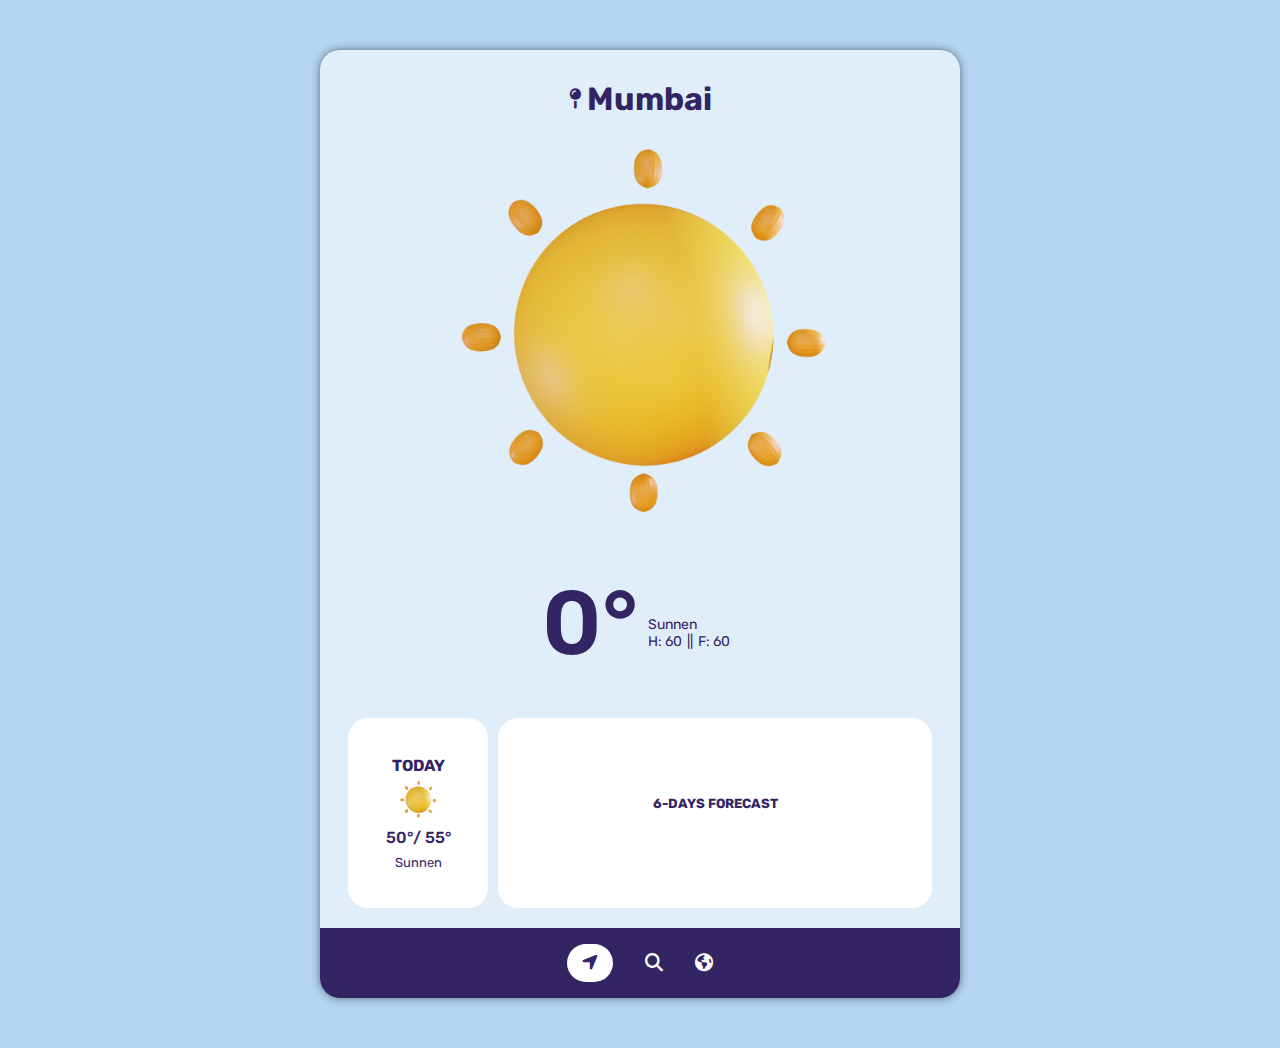
<file: index.html>
<!DOCTYPE html>
<html lang="en">
  <head>
    <meta charset="UTF-8" />
    <meta name="viewport" content="width=device-width, initial-scale=1.0" />
    
    <link rel="icon" type="png" href="img/icon.png" />
    <link
      rel="stylesheet"
      href="https://cdnjs.cloudflare.com/ajax/libs/font-awesome/6.4.0/css/all.min.css"
    />
    <link rel="stylesheet" href="css/style.css" />
    
    <title>Weather App</title>
  </head>

  <body>
    
    <div id="screen">
      
      <div class="city-name">
          <i class="fa-solid fa-map-pin"></i>
          <h1 id="city-name">Mumbai</h1>
        </div>
        
        <div class="weather-icon-css">
          <img class="weather-icon" src="img/sun.png" />
        </div>
        
        <div class="weather-description">
          <div class="show-metric" id="metric">0°</div>
          <div class="weather-details">
            <div class="weather-main" id="weather-main">Sunnen</div>
            <div class="h-f">
              <div class="show-humidity">H: <span id="humidity">60</span></div>
              ||
              <div class="show-humidity">
                F: <span id="feels-like">60</span>
              </div>
            </div>
          </div>
        </div>
        
        <div class="forcasts-box">
          <div class="today-forecast">
            <h4>TODAY</h4>
            <div class="weather-icon-today">
              <img class="weather-icons" src="img/sun.png" />
            </div>
            <div class="temp-today">
              <span id="temp-min-today">50°</span><span>/ </span
              ><span id="temp-max-today">55°</span>
            </div>
            <div class="weather-main-today" id="weather-main">Sunnen</div>
          </div>

          <div class="future-forecast">
            <h5>6-DAYS FORECAST</h5>
            <div id="future-forecast-box"></div>
          </div>
        </div>
        <nav>
          <ul>
            <li>
              <a class="active" href="index.html"
                ><i class="fa-solid fa-location-arrow"></i
              ></a>
            </li>
            <li>
              <a href="search.html"
                ><i class="fa-solid fa-magnifying-glass"></i
              ></a>
            </li>
            <li>
              <a href="world.html"><i class="fa-solid fa-earth-americas"></i></a>
            </li>
          </ul>
        </nav>
      </div>
      
    <script src="js/main.js"></script>
  </body>
  </html>
</file>
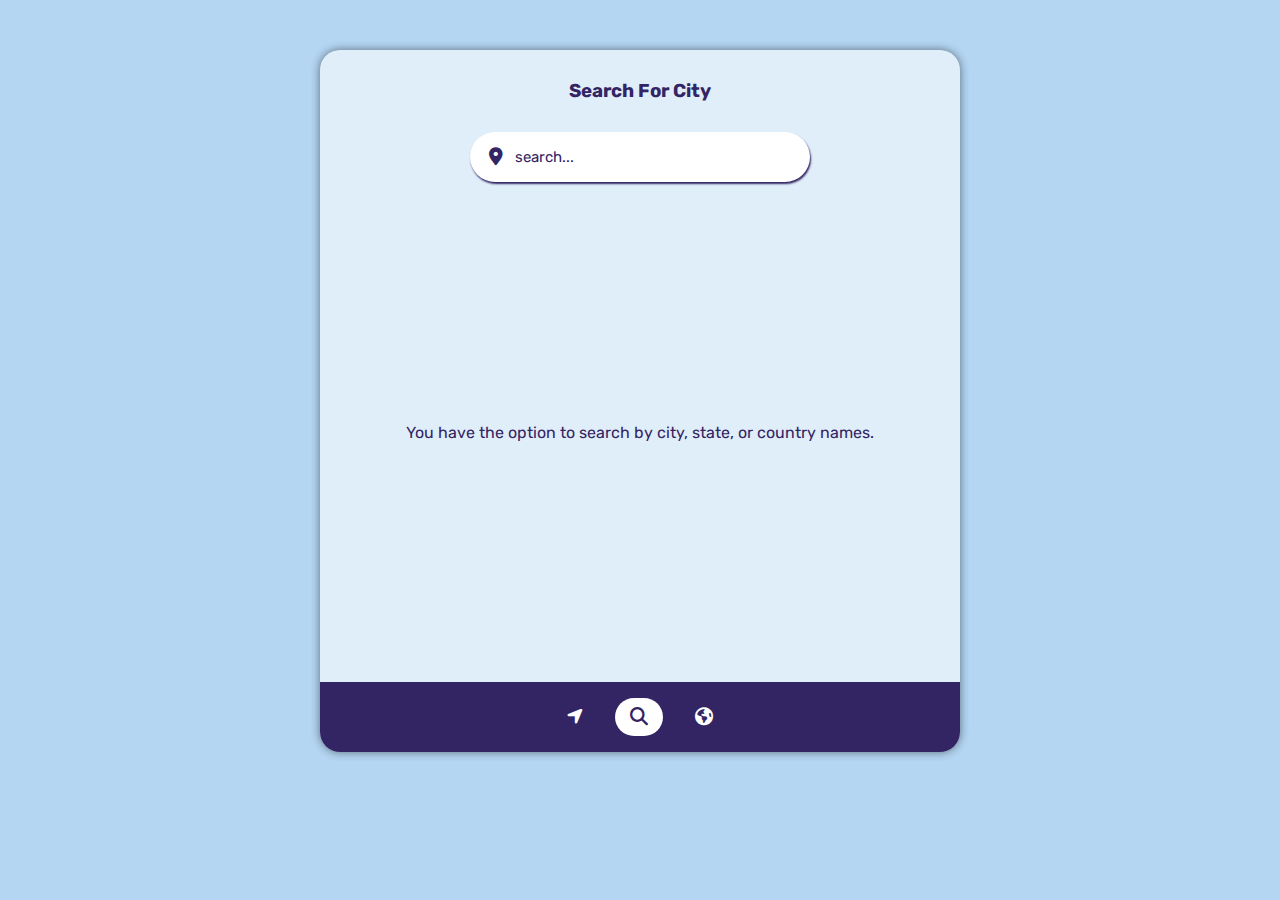
<file: search.html>
<!DOCTYPE html>
<html lang="en">

<head>
  <meta charset="UTF-8">
  <meta name="viewport" content="width=device-width, initial-scale=1.0">
  <link rel="icon" type="png" href="img/icon.png" />
  <link rel="stylesheet" href="https://cdnjs.cloudflare.com/ajax/libs/font-awesome/6.4.0/css/all.min.css" />
  <link rel="stylesheet" href="css/search.css" />
  <title>Document</title>
</head>

<body>
  <div id="screen">
    <h3>Search For City</h3>
    <div class="search">
      <div class="search-icon"><i class="fa-solid fa-location-dot"></i></div>
      <input class="searchinput" type="text" placeholder="search...">
    </div>
    <div class="message">
      <p>You have the option to search by city, state, or country names.</p>
    </div>
     <div class="error-message">
      <p>One of the specified locations (city, state, or country) was not found. Please try again</p>
    </div>
     <div class="return">
      <div class="box">
        <div class="weather-box">
          <div class="name">
            <div class="city-name">Landon</div>
            <div class="weather-temp">20°</div>
          </div>
          <div class="weather-icon"><img class="weather-img" src="img/haze.png" alt=""></div>
        </div>
        <div class="weather-desc">
          <div class="desc-box">
            <div class="desc-icon"><i class="fa-solid fa-wind"></i></div>
            <div class="desc-name">Wind</div>
            <div class="desc-info wind">15 m/s</div>
          </div>

          <div class="desc-box">
            <div class="desc-icon"><i class="fa-solid fa-temperature-full"></i></div>
            <div class="desc-name">Pressure</div>
            <div class="desc-info pressure">15 mbar</div>
          </div>

          <div class="desc-box">
            <div class="desc-icon"><i class="fa-solid fa-droplet"></i></div>
            <div class="desc-name">Humidity</div>
            <div class="desc-info humidity">50%</div>
          </div>
        </div>
        <div class="weather-desc">
          <div class="desc-box">
            <div class="desc-icon"><i class="fa-solid fa-sun"></i></div>
            <div class="desc-name">Sun Rise</div>
            <div class="desc-info sunrise">12:00:00</div>
          </div>

          <div class="desc-box">
            <div class="desc-icon"><i class="fa-solid fa-cloud-sun"></i></div>
            <div class="desc-name">Sun Set</div>
            <div class="desc-info sunset">12:00:00</div>
          </div>

        </div>
      </div>
    </div>
     <nav>
      <ul>
        <li><a href="index.html"><i class="fa-solid fa-location-arrow"></i></a></li>
        <li><a class="active" href="search.html"><i class="fa-solid fa-magnifying-glass"></i></a></li>
        <li><a href="world.html"><i class="fa-solid fa-earth-americas"></i></a></li>
      </ul>
    </nav>
  </div>
   <script src="js/search.js"></script>
</body>

</html>
</file>
<file: css/style.css>
@import url("https://fonts.googleapis.com/css2?family=Rubik:ital,wght@0,300..900;1,300..900&display=swap");
* {
  padding: 0;
  margin: 0;
  box-sizing: border-box;
  list-style: none;
  font-family: "Rubik", sans-serif;
}
:root {
  --font-color-main: #332464;
  --white-color: #fff;
}
body {
  background-color: #B4D6F3;
}

#screen {
  background-color: #E0EEFA;
  width: 100%;
  height: 100%;
}
nav {
  width: 100%;
  display: flex;
  justify-content: center;
  align-items: center;
  height: 70px;
  background-color: var(--font-color-main);
}
nav ul {
  display: flex;
  gap: 2pc;
}
nav ul li a {
  color: var(--white-color);
  font-size: 18px;
}
.active {
  background-color: var(--white-color);
  color: var(--font-color-main);
  border-radius: 100px;
  padding: 8px 15px;
}
.city-name {
  color: var(--font-color-main);
  display: flex;
  justify-content: center;
  align-items: center;
  padding-top: 30px;
  gap: 5px;
}
.city-name i {
  font-size: 20px;
}
.weather-icon-css {
  display: flex;
  justify-content: center;
  align-items: center;
  width: 100%;
  height: 350px;
  margin-top: 10px;
}
.weather-icon-css img {
  width: 80%;
}
.weather-description {
  height: 150px;
  margin-top: 20px;
  display: flex;
  align-items: center;
  color: var(--font-color-main);
}
.show-metric {
  padding-left: 30px;
  font-size: 90px;
  font-weight: 550;
}
.weather-details {
  font-size: 14px;
  margin: 50px 20px 30px 10px;
  width: 100px;
  display: flex;
  flex-direction: column;
}
.weather-details .h-f {
  display: flex;
  gap: 5px;
}
.forcasts-box {
  display: flex;
  justify-content: center;
  align-items: center;
  padding: 20px 10px;
  color: var(--font-color-main);
}
.today-forecast {
  width: 110px;
  height: 190px;
  border-radius: 20px;
  display: flex;
  gap: 5px;
  flex-direction: column;
  justify-content: center;
  align-items: center;
  background-color: var(--white-color);
}
.weather-icon-today img {
  width: 40px;
}
.temp-today {
  font-weight: 500;
}
.weather-main-today {
  padding: 3px 0 0 0;
  font-size: 13px;
  text-align: center;
}
.future-forecast {
  width: 70%;
  height: 190px;
  display: flex;
  justify-content: center;
  align-items: center;
  flex-direction: column;
  margin-left: 10px;
  border-radius: 20px;
  background-color: var(--white-color);
}
#future-forecast-box {
  display: grid;
  grid-auto-flow: column;
  overflow-y: auto;
  gap: 10px;
  width: 95%;
  padding: 10px 12px;
  overscroll-behavior-x: contain;
}
.weather-forecast-box {
  width: 70px;
  height: 110px;
  border-radius: 15px;
  display: flex;
  text-align: center;
  flex-direction: column;
  justify-content: center;
  align-items: center;
  gap: 2px;
  flex-shrink: 0;
  align-items: center;
  border: 1px solid var(--font-color-main);
}
.day-weather {
  font-size: 15px;
}
.weather-icon-forecast img {
  width: 30px;
}
.temp-weather {
  font-size: 12px;
}
.weather-main-forecast {
  font-size: 12px;
}
@media screen and (min-width: 430px) {
  #screen {
    max-width: 50%;
    min-width: 450px;
    height: 100%;
    margin: 50px auto;
    border-radius: 20px;
    box-shadow: 0 0 10px rgba(0, 0, 0, 0.494);
  }
  nav{
    border-radius: 0 0 20px 20px;
  }
  .city-name{
    margin-top: 20px;
  }
  .weather-icon-css {
    width: 100%;
    height: 350px;
    margin-top: 40px;
  }
  .weather-icon-css img {
    width: 25rem;
  }
  .weather-description {
   display: flex;
    align-items: center;
    justify-content: center;
    margin-top: 40px;
  }
  .today-forecast{
    width: 140px;
  }
  .forcasts-box{
    justify-content: center;
    align-items: center;
  }
  .future-forecast{
    display: flex;
    justify-content: center;
    align-items: center;
    flex-direction: column;
  }
  .future-forecast {
    width: 60%;
    min-width: 70%;
  }
  .weather-forecast-box{
    width: 100px;
    min-width: 80px;
    height: 120px;
    border-radius: 20px;
    gap: 2px;
    border: 1px solid var(--font-color-main);
  }
}
</file>
<file: css/search.css>
@import url("https://fonts.googleapis.com/css2?family=Rubik:ital,wght@0,300..900;1,300..900&display=swap");
* {
  padding: 0;
  margin: 0;
  box-sizing: border-box;
  list-style: none;
  font-family: "Rubik", sans-serif;
}
:root {
  --font-color-main: #332464;
  --white-color: #fff;
}
body {
  background-color: #B4D6F3;
}

#screen {
  background-color: #E0EEFA;
  width: 100%;
  height: 100vh;
  position: relative; 
}
nav {
  position: fixed;
  bottom: 0;
  left: 50%;
  transform: translateX(-50%);
  width: 100%;
  display: flex;
  justify-content: center;
  align-items: center;
  height: 70px;
  background-color: var(--font-color-main);
  z-index: 100;
}
nav ul {
  display: flex;
  gap: 2pc;
}
nav ul li a {
  color: var(--white-color);
  font-size: 18px;
}
.active {
  background-color: var(--white-color);
  color: var(--font-color-main);
  border-radius: 100px;
  padding: 8px 15px;
}
h3 {
  color: var(--font-color-main);
  text-align: center;
  padding: 30px 0;
}
.search {
  width: 340px;
  height: 50px;
  margin-left: auto;
  margin-right: auto;
  border-radius: 40px;
  display: flex;
  justify-content: center;
  align-items: center;
  box-shadow: 1px 2px 2px var(--font-color-main);
  background-color: var(--white-color);
}
.search-icon {
  width: 18px;
  height: 50px;
  display: flex;
  border-radius: 20px;
  justify-content: center;
  align-items: center;
}
.search-icon i {
  font-size: 18px;
  color: var(--font-color-main);
}
.search input {
  width: 85%;
  padding: 10px;
  font-size: 15px;
  color: var(--font-color-main);
  border: none;
  outline: none;
}
.search input::placeholder {
  color: var(--font-color-main);
}
.error-message {
  display: none;
}
.error-message p {
  width: 100%;
  height: 500px;
  display: flex;
  justify-content: center;
  align-items: center;
  color: var(--font-color-main);
  text-align: center;
  padding: 40px;
}
.message {
  display: block;
}
.message p {
  width: 100%;
  height: 500px;
  display: flex;
  justify-content: center;
  align-items: center;
  color: var(--font-color-main);
  text-align: center;
  padding: 50px;
}
.return {
  display: none;
}
.box {
  max-width: 400px;
  height: auto;
  display: grid;
  place-content: center;
  margin: 50px auto;
}
.weather-box {
  height: 200px;
  max-width: 350px;
  border-radius: 40px;
  margin-top: 10px;
  display: flex;
  justify-content: center;
  align-items: center;
  background-color: var(--font-color-main);
}
.name {
  padding-left: 40px;
  width: 220px;
  display: flex;
  flex-direction: column;
  gap: 5px;
  color: var(--white-color);
  height: auto;
}
.city-name {
  font-size: 20px;
}
.weather-temp {
  font-size: 60px;
}
.weather-icon {
  padding: 0 20px;
  width: 250px;
  height: 250px;
  display: flex;
  align-items: center;
  justify-content: center;
}
.weather-icon img {
  width: 100%;
}

.weather-desc {
  display: flex;
  justify-content: center;
  column-gap: 10px;
}
.desc-box {
  width: 100px;
  display: grid;
  padding: 15px;
  gap: 5px;
  height: 110px;
  margin-top: 10px;
  border-radius: 20px;
  justify-content: start;
  align-items: center;
  color: var(--white-color);
  background-color: var(--font-color-main);
}

@media screen and (min-width: 430px) {
  #screen {
    max-width: 50%;
    min-width: 450px;
    height: 100%;
    margin: 50px auto;
    border-radius: 20px;
    box-shadow: 0 0 10px rgba(0, 0, 0, 0.494);
    margin-bottom: 120px; /* Add space for fixed nav */
  }
  nav {
    border-radius: 20px;
    border-radius: 0 0 20px 20px;
    width: 100%;
    bottom: 0;
    position: relative;
  }
  .box{
    max-width: 500px;
  }
  .weather-box {
    max-width: 400px;
    height: 200px;
  }
  .desc-box{
    width: 120px;
    height: 120px;
  } 
}
</file>
